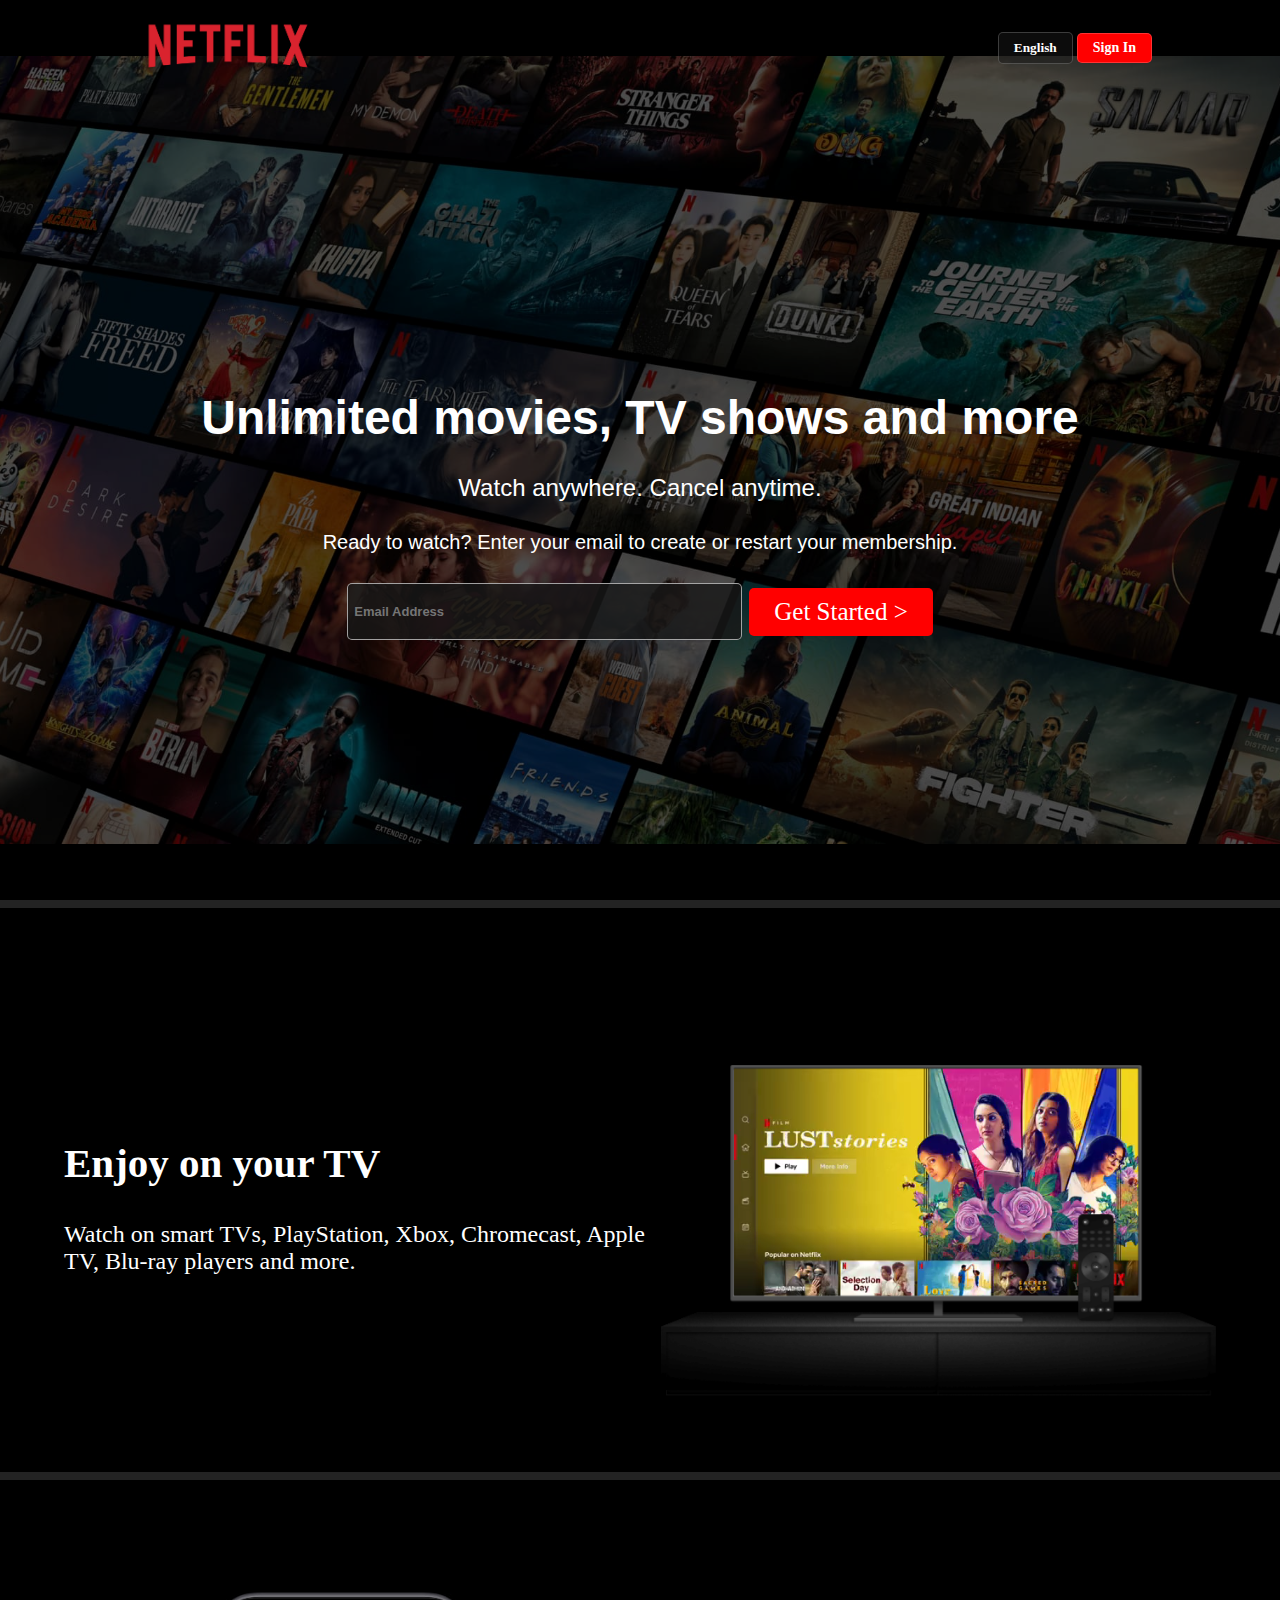
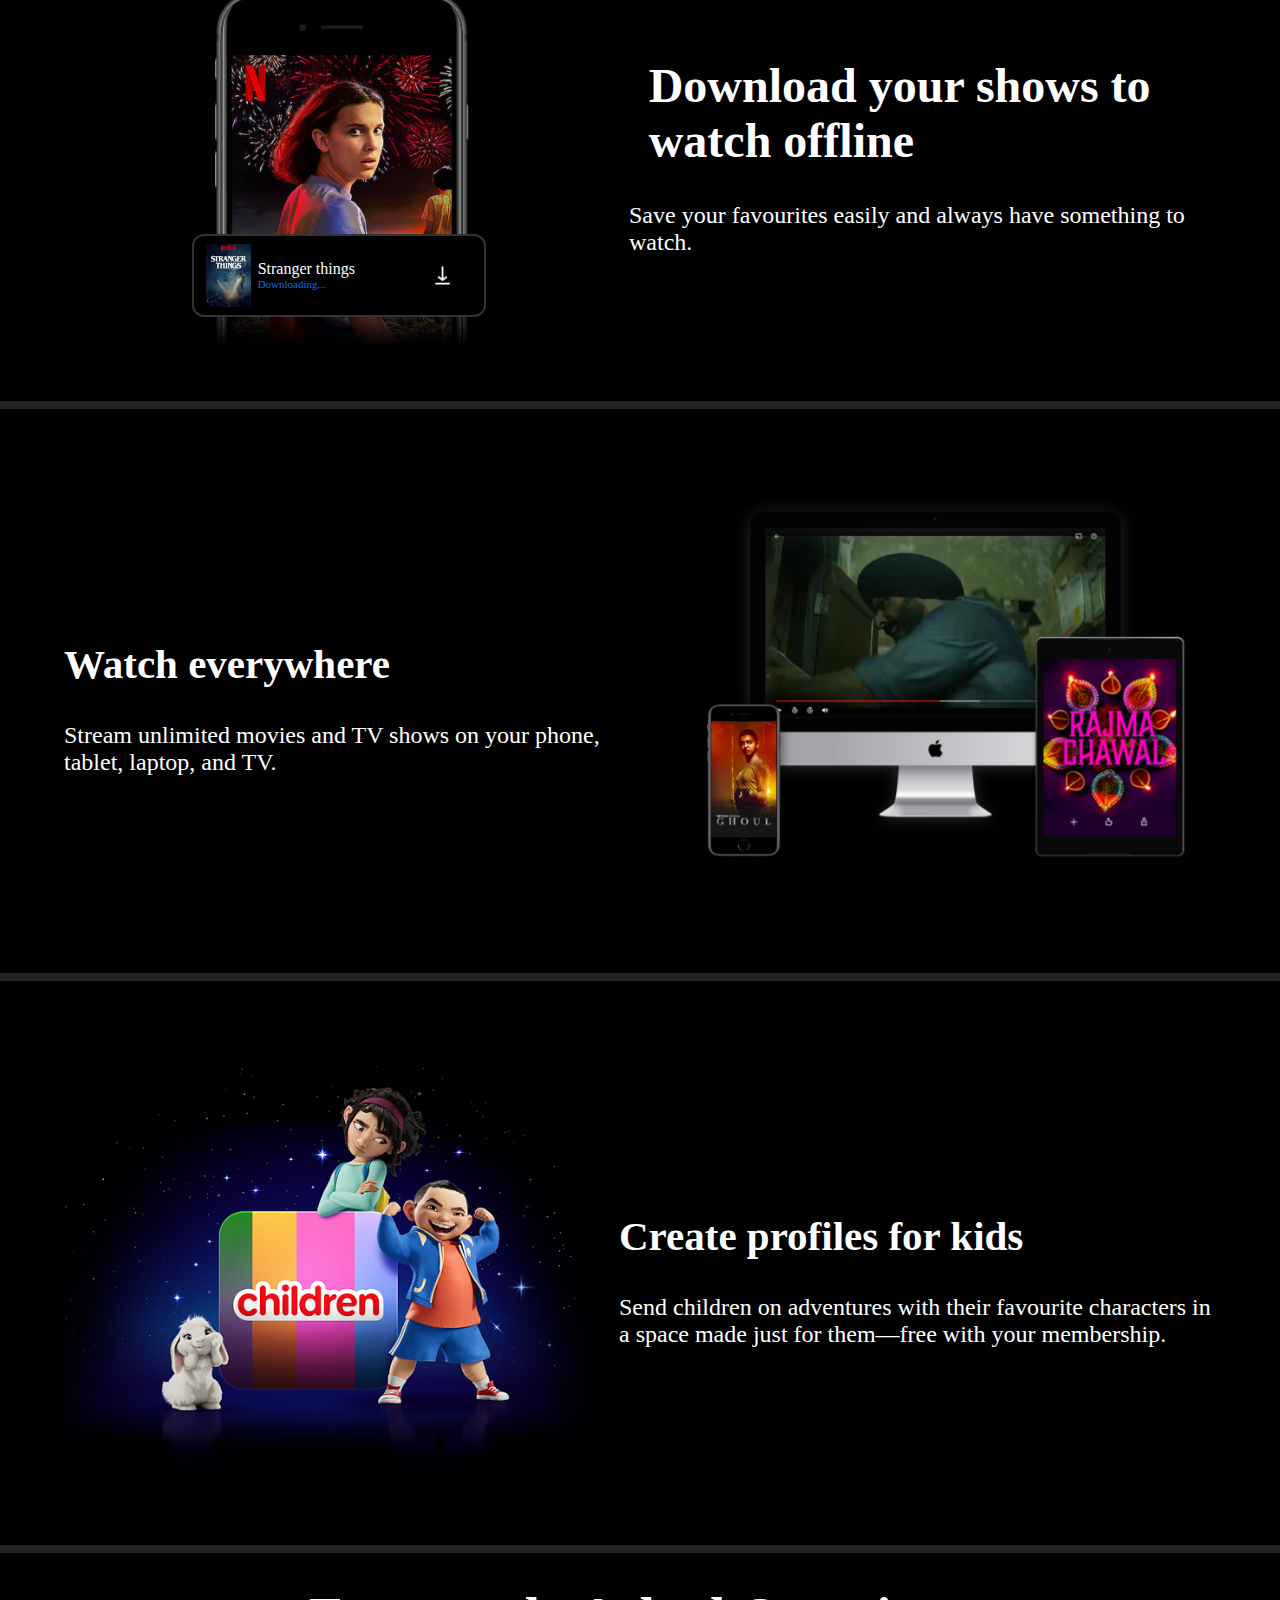
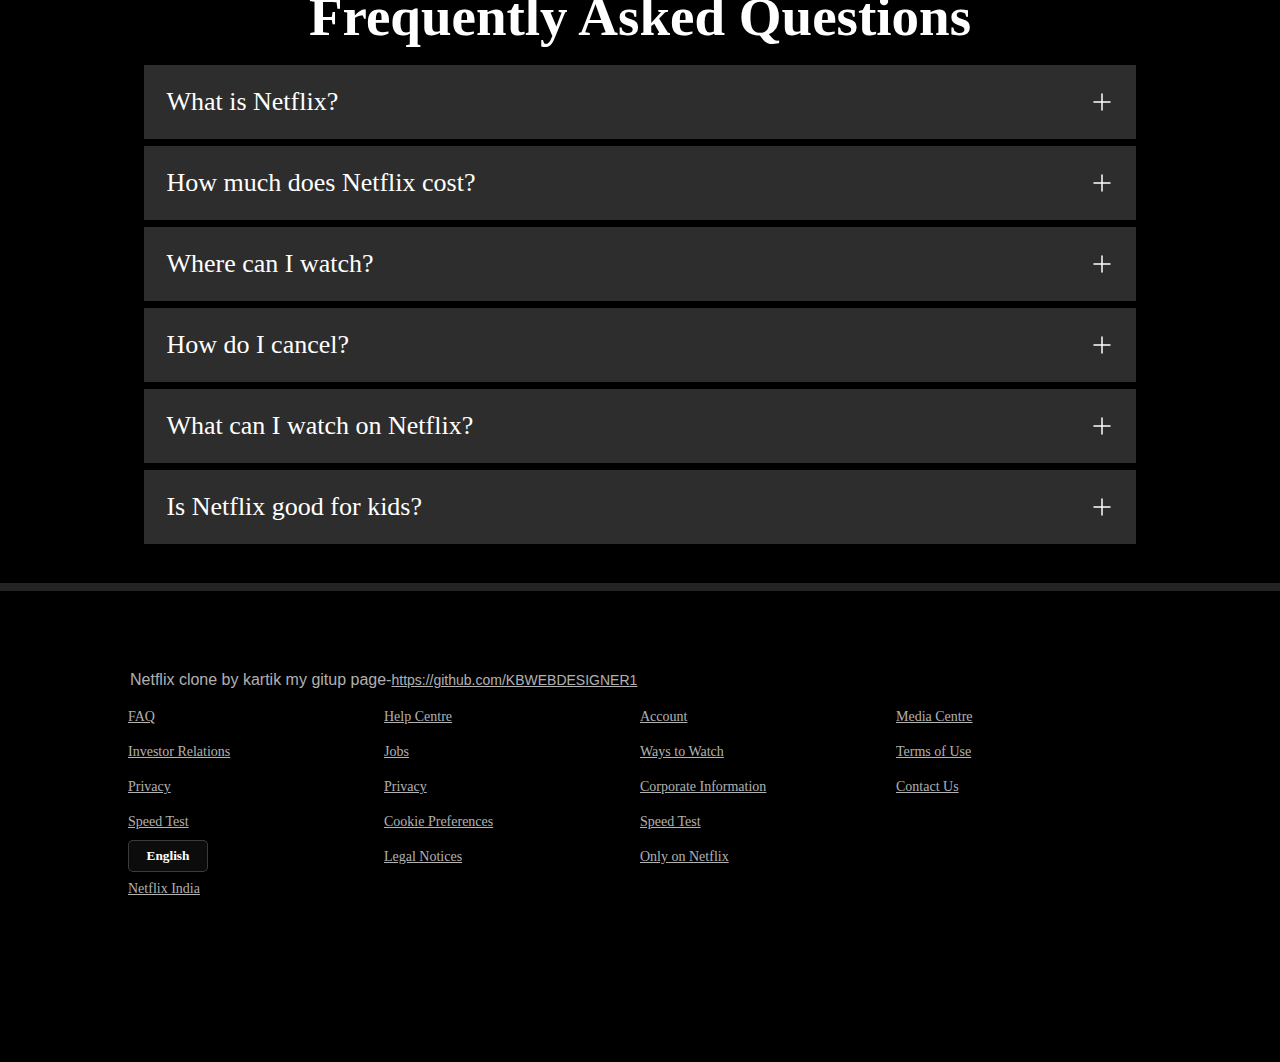
<file: index.html>
<!DOCTYPE html>
<html lang="en">

<head>
    <meta charset="UTF-8">
    <meta name="viewport" content="width=device-width, initial-scale=1.0">
    <title>Netflix India – Watch TV Shows Online, Watch Movies Online</title>
    <link rel="icon" href="/vid 53 project 1/favicon.ico" type="image/x-icon" />
    <link rel="stylesheet" href="/vid 53 project 1/style.css">
</head>

<body>

    <div class="main">
        <nav>
            <span> <img src="/vid 53 project 1/assets/photos/Netflix_Logo_PMS.png" alt=""></span>
            <div>
                <button class="btn btn-eng">English</button>
                <button class="btn btn-red-sn ">Sign In</button>
            </div>
        </nav>
        <div class="box">
        </div>
        <div class="hero">
            <span>Unlimited movies, TV shows and more</span>
            <span>Watch anywhere. Cancel anytime.</span>
            <span>Ready to watch? Enter your email to create or restart your membership.</span>
            <div class="hero-buttons">
                <input type="text" placeholder="Email Address">
                <button class="btn btn-red">Get Started &gt; </button>
            </div>
        </div>
    </div>

    <div class="seperation"></div>

    <section class="first">
        <div>
            <span>Enjoy on your TV</span>
            <span>Watch on smart TVs, PlayStation, Xbox, Chromecast, Apple TV, Blu-ray players and more.</span>
        </div>
        <div class="secImg">
            <img src="/vid 53 project 1/assets/photos/tv.png" alt="">
            <video src="/vid 53 project 1/assets/videos/video-tv-in-0819.m4v" autoplay loop muted></video>
        </div>
    </section>

    <div class="seperation"></div>

    <section class="second">


        <div class="secImg">
            <img style="z-index: 0;" src="/vid 53 project 1/assets/photos/mobile-0819.jpg" alt="">
            <div class="boxx">
                <img src="/vid 53 project 1/assets/photos/boxshot.png" alt="">
                <div class="txt">

                    <span> Stranger things </span>
                    <span> Downloading...</span>
                </div>
                <img src="/vid 53 project 1/assets/photos/download-icon.gif" alt="">


            </div>
        </div>
        <div class="firstTxt">
            <h2>Download your shows to watch offline</h2>
            <h2>Save your favourites easily and always have something to watch.</h2>

        </div>
    </section>

    <div class="seperation"></div>

    <section class="first third">
        <div>
            <span>Watch everywhere</span>
            <span>Stream unlimited movies and TV shows on your phone, tablet, laptop, and TV.</span>
        </div>
        <div class="secImg">
            <img src="/vid 53 project 1/assets/photos/device-pile-in.png" alt="">
            <video src="/vid 53 project 1/assets/videos/video-devices-in.m4v" autoplay loop muted></video>
        </div>
    </section>

    <div class="seperation"></div>

    <section class="first fourth">
        <div class="secImg">
            <img src="/vid 53 project 1/assets/photos/kids.png" alt="">
        </div>
        <div>
            <span>Create profiles for kids</span>
            <span>Send children on adventures with their favourite characters in a space made just for them—free with
                your membership.</span>
        </div>
    </section>

    <div class="seperation"></div>

    <section class="faq">
        <h2>Frequently Asked Questions</h2>
        <div class="faqbox">
            <span>What is Netflix?</span>
            <svg xmlns="http://www.w3.org/2000/svg" viewBox="0 0 24 24" width="24" height="24" color="#000000"
                fill="none">
                <path d="M12 4V20" stroke="currentColor" stroke-width="1.5" stroke-linecap="round"
                    stroke-linejoin="round" />
                <path d="M4 12H20" stroke="currentColor" stroke-width="1.5" stroke-linecap="round"
                    stroke-linejoin="round" />
            </svg>
        </div>
        <div class="faqbox">
            <span>How much does Netflix cost?</span>
            <svg xmlns="http://www.w3.org/2000/svg" viewBox="0 0 24 24" width="24" height="24" color="#000000"
                fill="none">
                <path d="M12 4V20" stroke="currentColor" stroke-width="1.5" stroke-linecap="round"
                    stroke-linejoin="round" />
                <path d="M4 12H20" stroke="currentColor" stroke-width="1.5" stroke-linecap="round"
                    stroke-linejoin="round" />
            </svg>
        </div>
        <div class="faqbox">
            <span>Where can I watch?</span>
            <svg xmlns="http://www.w3.org/2000/svg" viewBox="0 0 24 24" width="24" height="24" color="#000000"
                fill="none">
                <path d="M12 4V20" stroke="currentColor" stroke-width="1.5" stroke-linecap="round"
                    stroke-linejoin="round" />
                <path d="M4 12H20" stroke="currentColor" stroke-width="1.5" stroke-linecap="round"
                    stroke-linejoin="round" />
            </svg>
        </div>
        <div class="faqbox">
            <span>How do I cancel?</span>
            <svg xmlns="http://www.w3.org/2000/svg" viewBox="0 0 24 24" width="24" height="24" color="#000000"
                fill="none">
                <path d="M12 4V20" stroke="currentColor" stroke-width="1.5" stroke-linecap="round"
                    stroke-linejoin="round" />
                <path d="M4 12H20" stroke="currentColor" stroke-width="1.5" stroke-linecap="round"
                    stroke-linejoin="round" />
            </svg>
        </div>
        <div class="faqbox">
            <span>What can I watch on Netflix?</span>
            <svg xmlns="http://www.w3.org/2000/svg" viewBox="0 0 24 24" width="24" height="24" color="#000000"
                fill="none">
                <path d="M12 4V20" stroke="currentColor" stroke-width="1.5" stroke-linecap="round"
                    stroke-linejoin="round" />
                <path d="M4 12H20" stroke="currentColor" stroke-width="1.5" stroke-linecap="round"
                    stroke-linejoin="round" />
            </svg>
        </div>
        <div class="faqbox">
            <span>Is Netflix good for kids?</span>
            <svg xmlns="http://www.w3.org/2000/svg" viewBox="0 0 24 24" width="24" height="24" color="#000000"
                fill="none">
                <path d="M12 4V20" stroke="currentColor" stroke-width="1.5" stroke-linecap="round"
                    stroke-linejoin="round" />
                <path d="M4 12H20" stroke="currentColor" stroke-width="1.5" stroke-linecap="round"
                    stroke-linejoin="round" />
            </svg>
        </div>
    </section>
    <div class="seperation"></div>
    <footer>
        <p>Netflix clone by kartik my gitup page-<a href="https://github.com/KBWEBDESIGNER1">https://github.com/KBWEBDESIGNER1</a></p>

        <div class="footer">
            <div class="footer-item">
                <a href="faq">FAQ</a>
                <a href="faq">Investor Relations</a>
                <a href="faq">Privacy</a>
                <a href="faq">Speed Test</a>
                <button class="btn btn-eng">English</button>
                <a href="faq">Netflix India</a>
            </div class="footer-item">
            <div class="footer-item">
                <a href="faq">Help Centre</a>
                <a href="faq">Jobs</a>
                <a href="faq">Privacy</a>
                <a href="faq">Cookie Preferences</a>
                <a href="faq">Legal Notices</a>
            </div>
            <div class="footer-item">
                <a href="faq">Account</a>
                <a href="faq">Ways to Watch</a>
                <a href="faq">Corporate Information</a>
                <a href="faq">Speed Test</a>
                <a href="faq">Only on Netflix</a>
            </div>
            <div class="footer-item">
                <a href="faq">Media Centre</a>
                <a href="faq">Terms of Use</a>
                <a href="faq">Contact Us</a>
            </div>
        </div>
    </footer>
</body>

</html>
</file>
<file: vid 53 project 1/style.css>
* {
    padding: 0;
    margin: 0;

}

body {
    background-color: black;
    font-family: Segoe UI, Roboto, Ubuntu;
}

.main {

    background-image: url("assets/photos/img1st.jpg");
    background-position: center center;
    background-size: max(1400px, 100vw);
    background-repeat: no-repeat;
    height: 100vh;
    position: relative;
    /* width: 99vw; */
}

.main .box {
    height: 100%;
    width: 100%;
    opacity: 0.60;
    background-color: black;
    top: 0;
    position: absolute;
}


nav {
    max-width: 80vw;
    margin: auto;
    display: flex;
    justify-content: space-between;
    align-items: center;
    height: 62px;
    padding: 17px;
}

nav img {
    width: 200px;
    position: relative;
    z-index: 1;


}

nav button {
    position: relative;
    z-index: 10;
}



.hero {
    font-family: Netflix Sans, Helvetica Neue, Segoe UI, Roboto, Ubuntu, sans-serif;
    height: calc(100% - 62px);
    display: flex;
    align-items: center;
    justify-content: center;
    flex-direction: column;
    color: white;
    position: relative;
    gap: 29px;
    padding: 0px 23px;
}

.hero>:nth-child(1) {
    font-weight: 900;
    font-size: 48px;
    text-align: center;

}

.hero>:nth-child(2) {
    font-weight: 400;
    font-size: 24px;
    text-align: center;

}

.hero>:nth-child(3) {
    font-weight: 400;
    font-size: 20px;
    text-align: center;

}



.seperation {
    position: relative;
    z-index: 10;
    height: 0.5rem;
    width: 100%;
    background-color: rgb(35, 35, 35);

}


.btn {
    font-family: Segoe UI, Roboto, Ubuntu;
    padding: 3px 8px;
    font-weight: 400;
    background-color: white;
    border-radius: 5px;
    background-color: rgb(23 23 23 / 50%);
    color: white;
}


button img {
    width: 20px;
    fill: white;

}

.btn-red-sn {
    font-weight: bold;
    background-color: red;
    color: white;
    font-size: 14px;
    border: 1px solid rgba(255, 255, 255, 0.2);
    padding: 6px 15px;
}

.btn-eng {
    font-weight: bold;
    border: 1px solid rgba(255, 255, 255, 0.2);
    padding: 7px 15px;
}

.btn-red {
    background-color: red;
    color: white;
    font-weight: 500;
    font-size: 25px;
    padding: 10px 25px;
    border: 1px;

}

.hero-buttons {
    display: flex;
    align-items: center;
    justify-content: center;
    gap: 7px;

}

.main input {
    color: white;
    font-size: 13px;
    background-color: rgb(23 23 23 / 81%);
    border-radius: 5px;
    padding: 20px 212px 20px 6px;
    border: 1px solid rgb(255 255 255 / 60%);
    font-weight: bold;
}

.first {
    display: flex;
    justify-content: center;
    align-items: center;
    max-width: 70vw;
    margin: auto;
    color: white;
    padding: 40px 0px;

}

.secImg {
    position: relative;
}

.first .secImg img {
    width: 555px;
    position: relative;
    z-index: 10;
}

.first .secImg video {
    position: absolute;
    top: 120px;
    right: 74px;
    width: 408px;
    overflow: hidden;
}

.second {
    display: flex;
    justify-content: center;
    align-items: center;
    max-width: 70vw;
    margin: auto;
    color: white;
    padding: 50px 0px;
}

.second .secImg>img {
    z-index: 0;
    width: 555px;
    position: relative;
}



.boxx {
    position: absolute;
    display: flex;
    justify-content: space-around;
    align-items: center;
    background-color: black;
    border: 2px solid rgba(255, 255, 255, 0.2);
    margin: auto;
    z-index: 2;
    bottom: 8%;
    border-radius: 0.75rem;
    left: 23%;
    padding: 8px 12px;
    width: 48%;
}

.boxx>img {
    width: 45px;
    position: relative;
    z-index: 10;
    padding-right: 7px;
}

.txt {
    display: flex;
    flex-direction: column;
    width: 490px;
}

.txt :nth-child(2) {
    font-size: 11px;
    color: #0071eb;
}











.firstTxt :nth-child(1) {
    font-weight: 900;
    font-size: 41px;
    font-size: 48px;
    margin: 0px 10px;
    display: flex;
    flex-direction: column;
    padding: 34px 0px;
    width: 42vw;
}

.firstTxt :nth-child(2) {
    font-weight: 400;
    font-size: 41px;
    font-size: 24px;
    margin: 0px 10px;

}

.firstTxt {
    display: flex;
    flex-direction: column;
    justify-content: center;
    align-items: center;
}

.first>div>span {
    font-weight: 900;
    font-size: 41px;

}


.first>div :nth-child(1) {
    display: flex;
    flex-direction: column;
    padding: 34px 0px;
}



.first div :nth-child(2) {
    font-weight: 400;
    font-size: 24px;
}



.third .secImg video {
    position: absolute;
    top: 76px;
    right: 107px;
    width: 62%;

}


.faq {
    background-color: black;
    color: white;
    /* flex-direction: column; */
    padding: 32px;
}


.faqbox {
    transition: all .2s ease-out;
    display: flex;
    background-color: rgb(45 45 45);
    padding: 22px;
    justify-content: space-between;
    align-items: center;
    font-weight: 400;
    max-width: 74vw;
    margin: 7px auto;
    font-size: 26px;
    cursor: pointer;
    /* width: 100%; */
}

.faqbox:hover {

    background-color: rgb(65, 65, 65);
}

.faq h2 {
    text-align: center;
    font-size: 55px;
    margin-bottom: 17px;
}


.faqbox svg {
    color: white;
}

.footer {
    height: 40vh;
    max-width: 80vw;
    display: grid;
    grid-template-columns: 1fr 1fr 1fr 1fr;
    margin: 0px auto;
    justify-content: center;
    margin-bottom: 2px;

}

footer p {
    color: rgba(255, 255, 255, 0.7);
    margin: 80px 25px 11px 130px;
    font-family: "Netflix Sans", "Helvetica Neue", "Segoe UI", Roboto, Ubuntu, sans-serif;
}

footer a {
    color: rgba(255, 255, 255, 0.7);
    margin: 9px 0px;
    font-size: 14px;
    margin-bottom: 10px;
}


.footer .footer-item {
    display: flex;
    flex-direction: column;


}

.footer-item button {
    width: 80px;

}


/* MEDIA QUERIES :  */

@media screen and (max-width:800px) {
    .hero-buttons {
        flex-wrap: wrap;
    }

    .main input {
        width: 25vw;
    }

    nav {
        max-width: 100vw;
    }

    nav img {
        width: 120px;
    }

    .hero {
        gap: 10px;
    }

    .hero>:nth-child(1) {
        font-size: 32px;
    }

    .hero>:nth-child(2) {
        font-size: 18px;


    }


}
    




@media screen and (max-width:1000px) {
    
    .footer {
        grid-template-columns: 1fr 1fr;
        align-items: center;
        height: 50vh;

    }

    .faq h2 {
        font-size: 32px;
    }

    .faqbox {
        max-width: 80vw;
        padding: 17px;
        font-size: 18px;
    }

    .first>div :nth-child(1) {
        justify-content: center;
        text-align: center;
        font-size: 32px;
    }

    .first>div :nth-child(2) {
        display: flex;
        font-weight: 400;
        font-size: 20px;
        text-align: center;
    }

    .first .secImg img {
        width: 618px;
    }

    .first .secImg video {
        width: 455px;
        top: 128px;
        left: 77px;

    }

    .second .secImg video {
        width: 240px;
    }

    .third .secImg video {
        width: 382px;
        top: 83px;
        left: 115px;
    }


    .first {
        flex-wrap: wrap;
    }

    .second {
        flex-wrap: wrap;
        /* flex-direction: column-reverse; */
    }

    .firstTxt :nth-child(1) {
        justify-content: center;
        text-align: center;
        font-size: 32px;
        width: 70vw;
    }

    .firstTxt :nth-child(2) {
        justify-content: center;
        text-align: center;
        font-size: 18px;
    }

}

@media screen and (max-width:1300px) {
    .first {
        max-width: 90vw;
    }
    .second{
        max-width: 90vw;
    }

}

@media screen and (max-width:680px) {
    .btn-red {
        font-size: 21px;
        width: 179px;
    }
}


@media screen and (max-width:600px) {
    .first .secImg img {
        width: 384px;
    }

    .first .secImg video {
        width: 323px;
        top: 94px;
        left: 50px;

    }
    .third .secImg video {
        width: 226px;
        top: 68px;
        left: 82px;
    }
    .second .secImg>img {
       
        width: 384px;
    }

    .boxx>img {
        width: 31px;
    }
       

}
</file>
